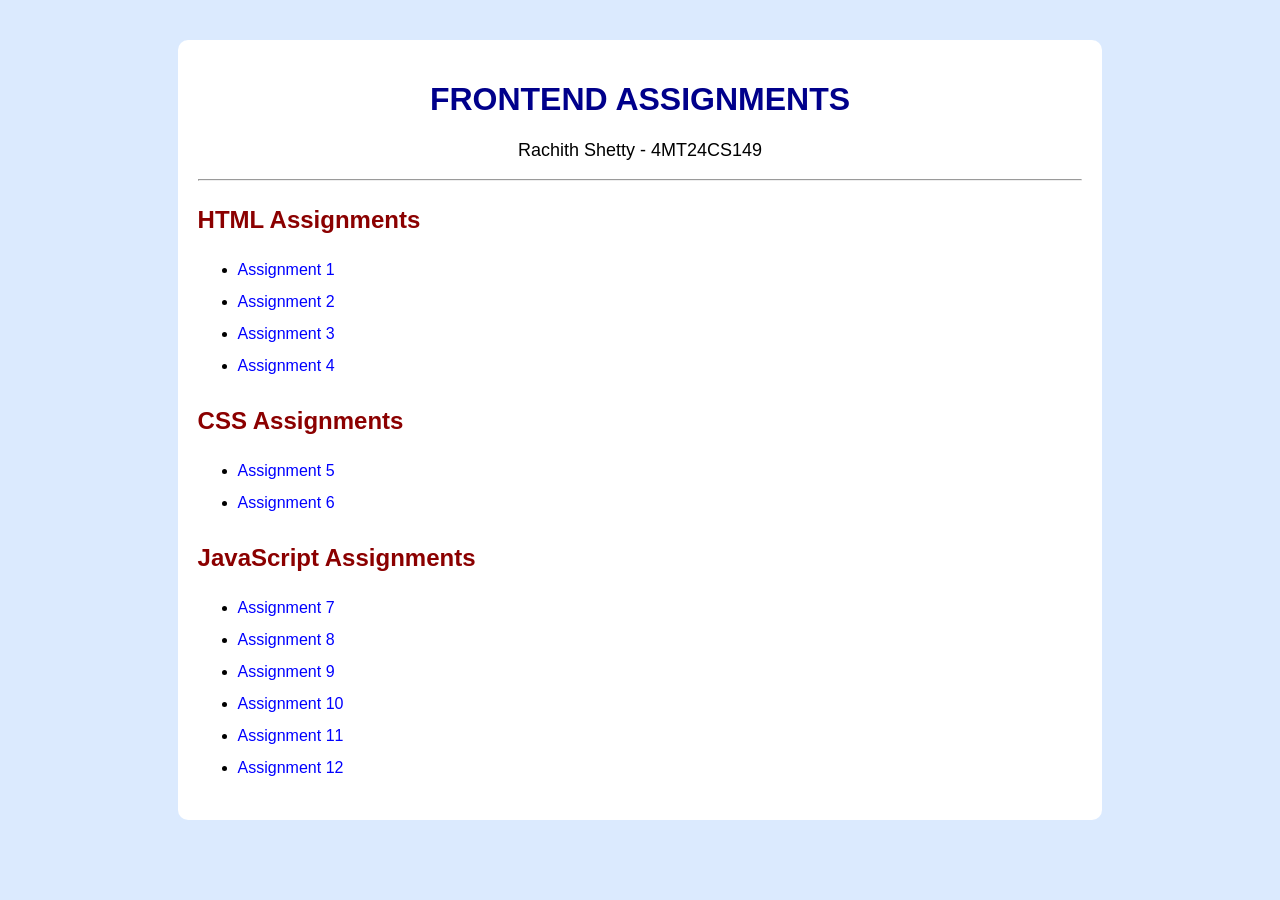
<file: index.html>
<!DOCTYPE html>
<html>
<head>
    <title>WEB-DEV</title>

    <link rel="stylesheet" href="style.css">
</head>

<body>

    <div class="container">

        <h1>FRONTEND ASSIGNMENTS</h1>

        <p class="info">
            Rachith Shetty - 4MT24CS149
        </p>

        <hr>

        <h2>HTML Assignments</h2>

        <ul>
            <li><a href="assignment1/">Assignment 1</a></li>
            <li><a href="assignment2/">Assignment 2</a></li>
            <li><a href="assignment3/">Assignment 3</a></li>
            <li><a href="assignment4/">Assignment 4</a></li>
        </ul>

        <h2>CSS Assignments</h2>

        <ul>
            <li><a href="assignment5/">Assignment 5</a></li>
            <li><a href="assignment6/">Assignment 6</a></li>
        </ul>

        <h2>JavaScript Assignments</h2>

        <ul>
            <li><a href="assignment7/">Assignment 7</a></li>
            <li><a href="assignment8/">Assignment 8</a></li>
            <li><a href="assignment9/">Assignment 9</a></li>
            <li><a href="assignment10/">Assignment 10</a></li>
            <li><a href="assignment11/">Assignment 11</a></li>
            <li><a href="assignment12/">Assignment 12</a></li>
        </ul>

    </div>

</body>
</html>
</file>
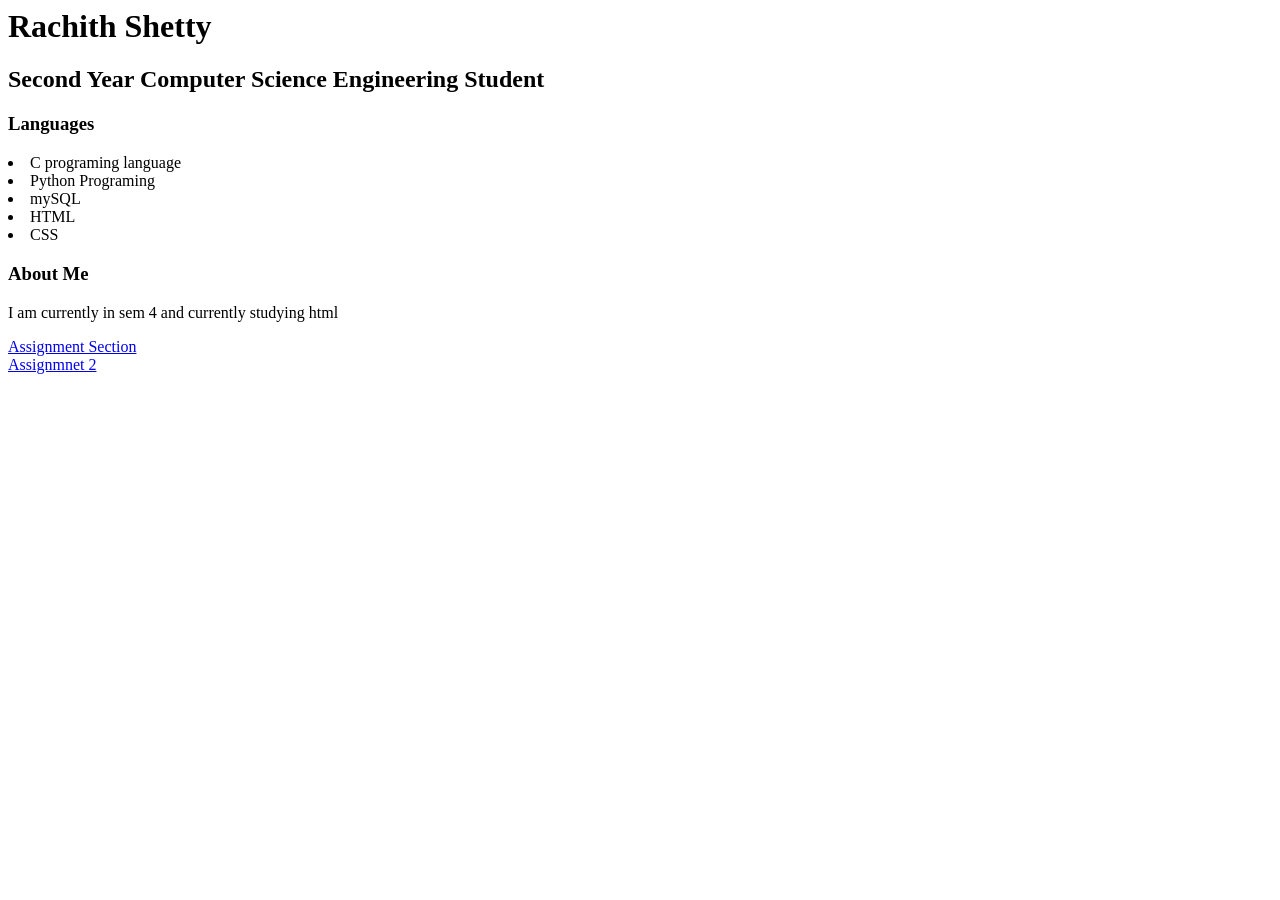
<file: assignment1/index.html>
<html>
  <body>
  <title>MY PORTFOLIO</title>
  <h1>Rachith Shetty</h1>
  <h2>Second Year Computer Science Engineering Student</h2>
  <h3>Languages</h3>
  <li>C programing language</li>
  <li>Python Programing</li>
  <li>mySQL</li>
  <li>HTML</li>
  <li>CSS</li>
  <h3>About Me</h3>
  <p> I am currently in sem 4 and currently studying html</p>
  <a href="https://rachith-shetty.github.io/SEM4-fet/">Assignment Section</a><br>
    <a href="https://rachith-shetty.github.io/SEM4-fet/assignment2/index.html"> Assignmnet 2</a>
  </body>
</html>
</file>
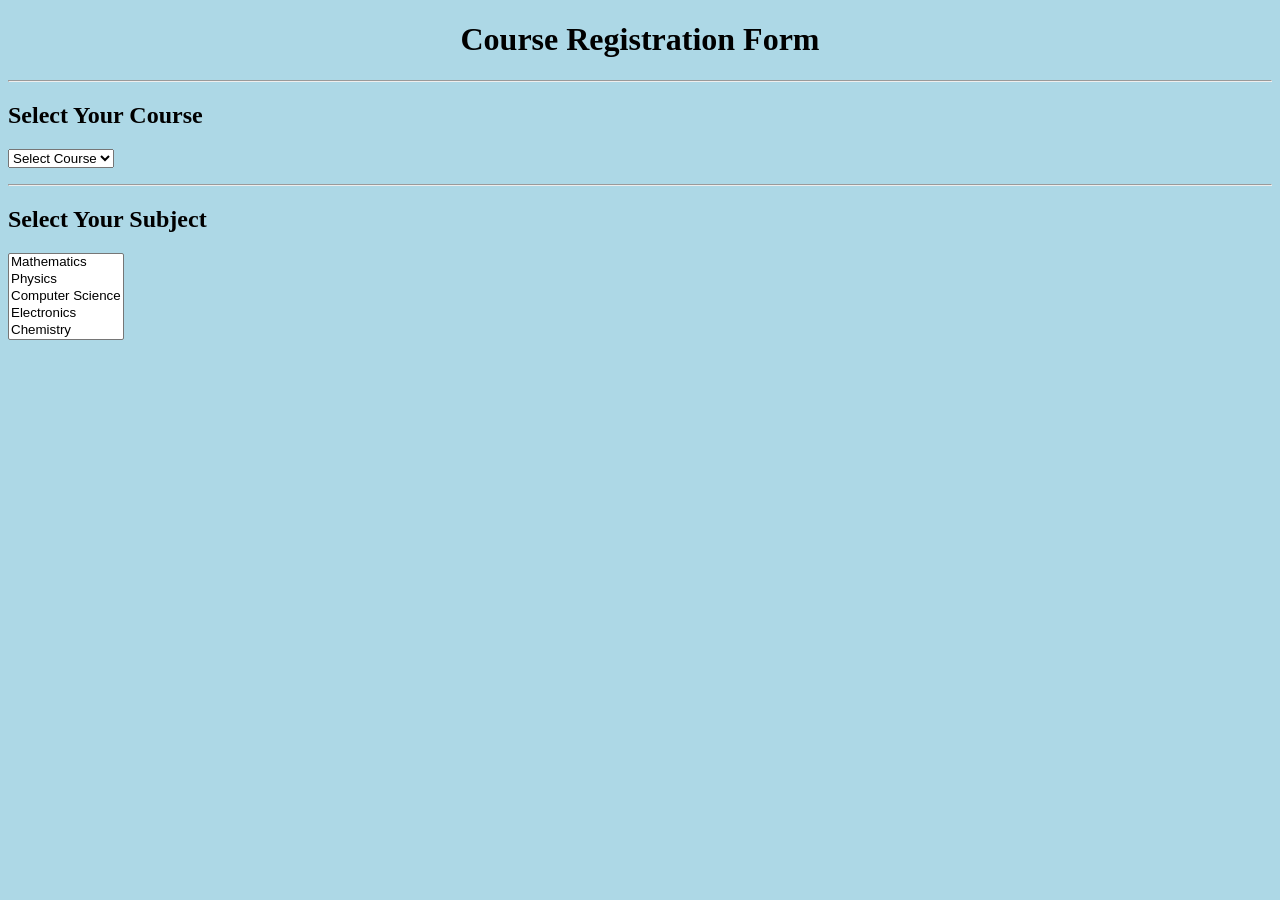
<file: assignment10/index.html>
<!DOCTYPE html>
<html>
<head>
    <title>Course Selection Form</title>

    <script>
        function showCourse() {
            let course = document.getElementById("course").value;

            document.getElementById("courseResult").innerHTML =
                "Selected Course: " + course;
        }

        window.onload = function () {

            document.getElementById("subject").addEventListener("change", function () {

                let subject = this.value;

                document.getElementById("subjectResult").innerHTML =
                    "Selected Subject: " + subject;
            });

        };
    </script>
</head>

<body bgcolor="lightblue">

    <h1 align="center">Course Registration Form</h1>

    <hr>

    <h2>Select Your Course</h2>

    <select id="course" onchange="showCourse()">
        <option>Select Course</option>
        <option>BCA</option>
        <option>BSc</option>
        <option>BCom</option>
        <option>BE</option>
    </select>

    <p id="courseResult"></p>

    <hr>

    <h2>Select Your Subject</h2>

    <select id="subject" size="5">
        <option>Mathematics</option>
        <option>Physics</option>
        <option>Computer Science</option>
        <option>Electronics</option>
        <option>Chemistry</option>
    </select>

    <p id="subjectResult"></p>

</body>
</html>
</file>
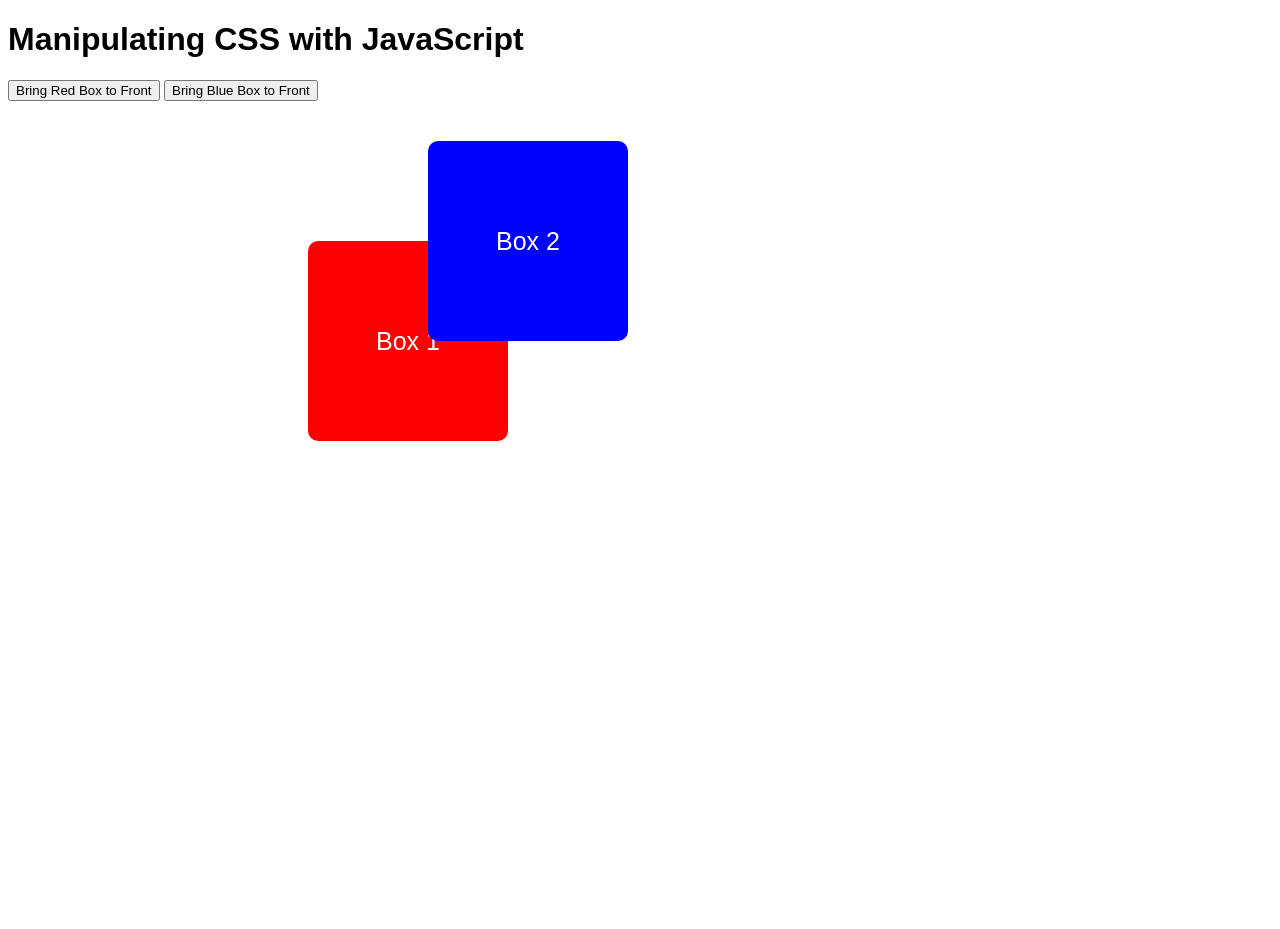
<file: assignment11/index.html>
<!DOCTYPE html>
<html>
<head>
    <title>Z-Index Usage Demo</title>

    <style>
        body {
            position: relative;
            height: 100vh;
            font-family: Arial, sans-serif;
        }

        .box {
            width: 200px;
            height: 200px;
            position: absolute;
            color: white;
            font-size: 25px;
            text-align: center;
            line-height: 200px;
            border-radius: 10px;
        }

        #box1 {
            background-color: red;
            top: 220px;
            left: 300px;
            z-index: 1;
        }

        #box2 {
            background-color: blue;
            top: 120px;
            left: 420px;
            z-index: 2;
        }
    </style>

    <script>

        function bringRedFront() {
            document.getElementById("box1").style.zIndex = "3";
            document.getElementById("box2").style.zIndex = "1";
        }

        function bringBlueFront() {
            document.getElementById("box2").style.zIndex = "3";
            document.getElementById("box1").style.zIndex = "1";
        }

    </script>
</head>

<body>

    <h1>Manipulating CSS with JavaScript</h1>

    <button onclick="bringRedFront()">
        Bring Red Box to Front
    </button>

    <button onclick="bringBlueFront()">
        Bring Blue Box to Front
    </button>

    <div id="box1" class="box">
        Box 1
    </div>

    <div id="box2" class="box">
        Box 2
    </div>

</body>
</html>
</file>
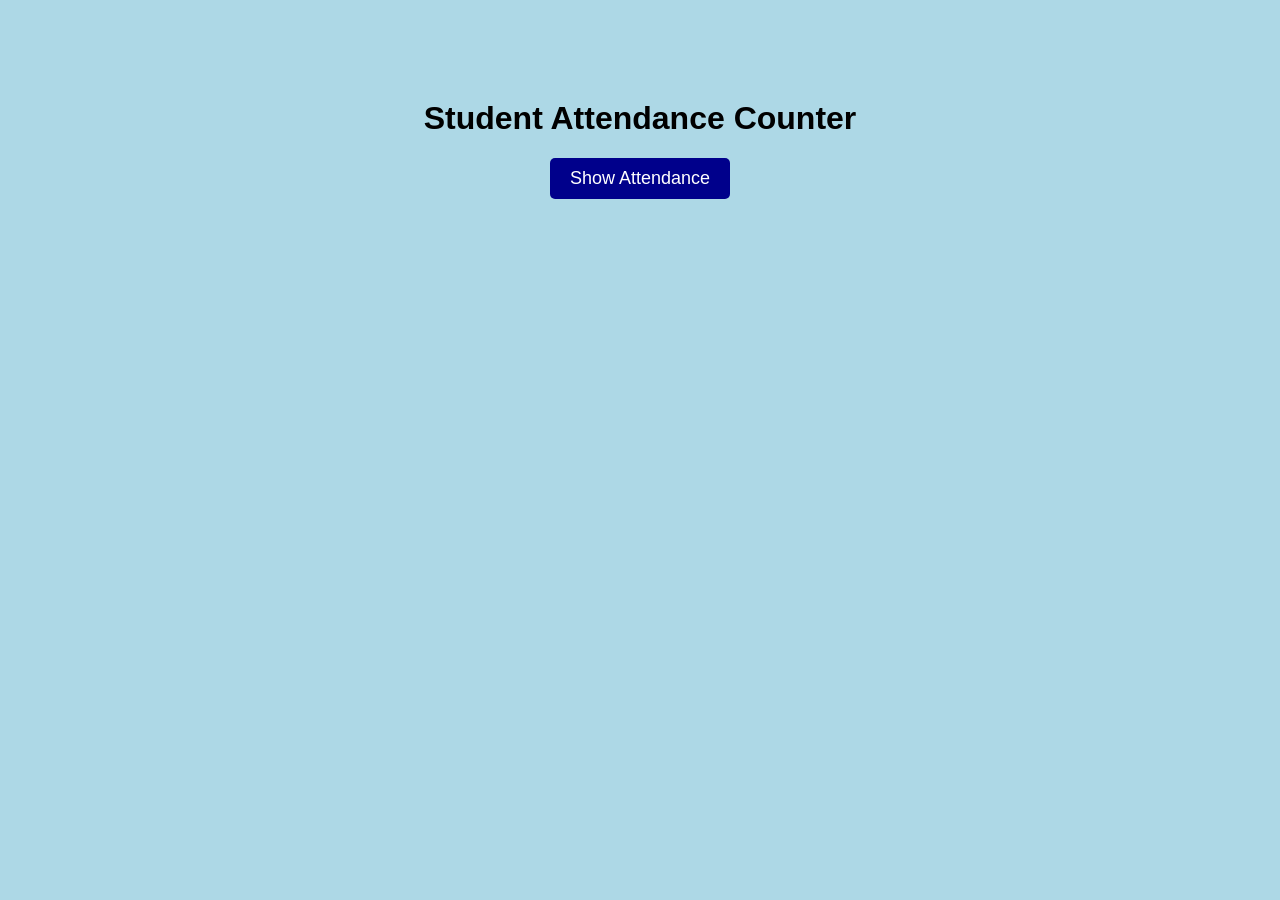
<file: assignment12/index.html>
<!DOCTYPE html>
<html>
<head>
    <title>While Loop and Do While Loop</title>

    <link rel="stylesheet" href="style.css">
</head>

<body>

    <div class="container">

        <h1>Student Attendance Counter</h1>

        <button onclick="countStudents()">
            Show Attendance
        </button>

        <p id="whileResult"></p>

        <p id="doResult"></p>

    </div>

    <script src="script.js"></script>

</body>
</html>
</file>
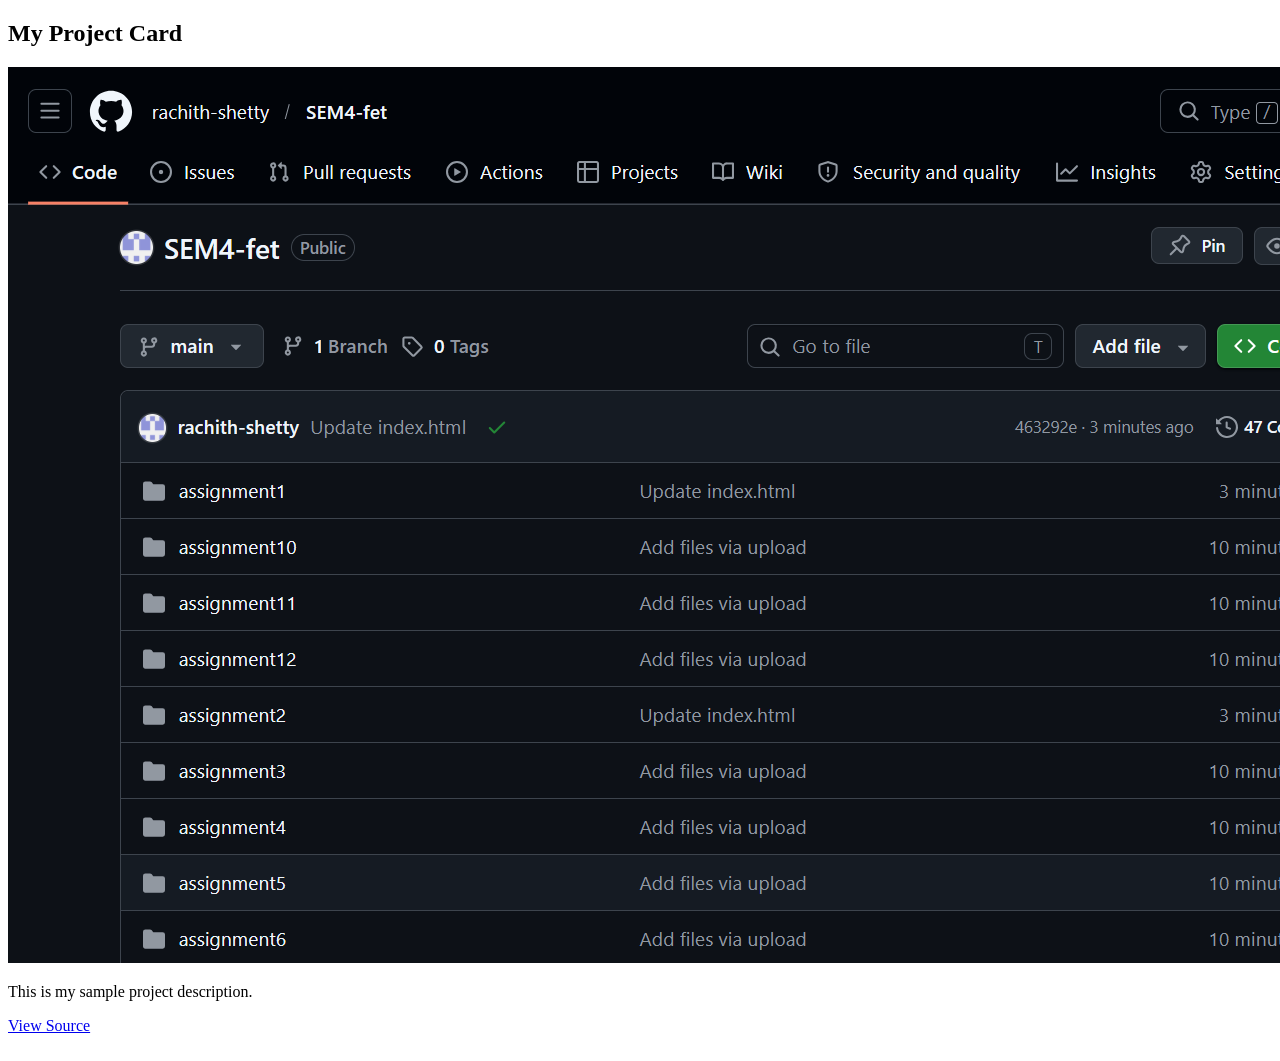
<file: assignment2/index.html>
<!DOCTYPE html>
<html>
<head>
    <title>Project Card</title>
</head>
<body>

    <h2>My Project Card</h2>

    <img src="../assignment2/repo.png" alt="myrepo">

    <p>This is my sample project description.</p>

    <a href="https://github.com/rachith-shetty/SEM4-fet" target="_blank">View Source</a>

    <br><br>



</body>
</html>
</file>
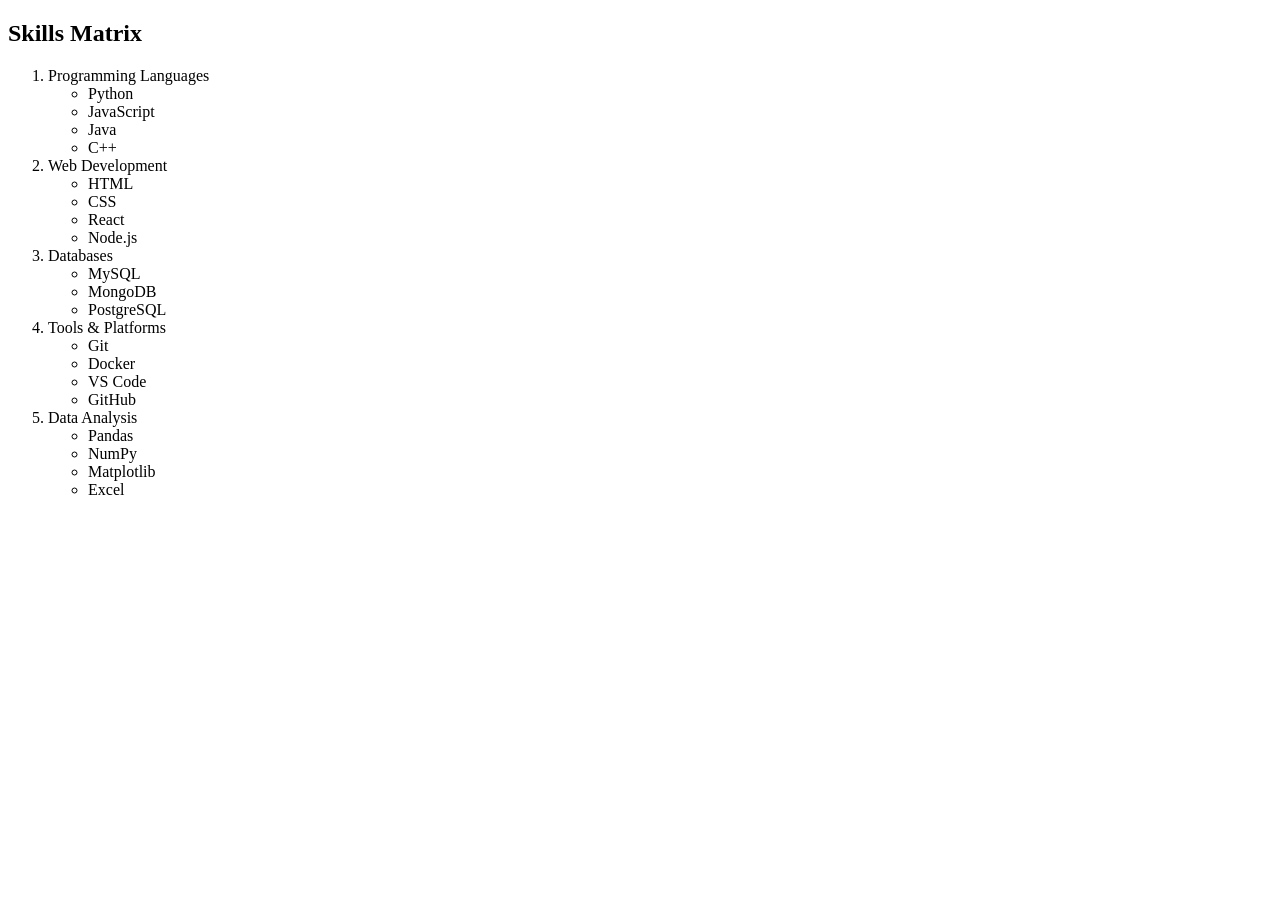
<file: assignment3/index.html>
<!DOCTYPE html>
<html lang="en">
<head>
    <meta charset="UTF-8">
    <meta name="viewport" content="width=device-width, initial-scale=1.0">
    <title>Skills Matrix</title>
</head>
<body>

    <h2>Skills Matrix</h2>

    <ol>
        <li>Programming Languages
            <ul>
                <li>Python</li>
                <li>JavaScript</li>
                <li>Java</li>
                <li>C++</li>
            </ul>
        </li>

        <li>Web Development
            <ul>
                <li>HTML</li>
                <li>CSS</li>
                <li>React</li>
                <li>Node.js</li>
            </ul>
        </li>

        <li>Databases
            <ul>
                <li>MySQL</li>
                <li>MongoDB</li>
                <li>PostgreSQL</li>
            </ul>
        </li>

        <li>Tools & Platforms
            <ul>
                <li>Git</li>
                <li>Docker</li>
                <li>VS Code</li>
                <li>GitHub</li>
            </ul>
        </li>

        <li>Data Analysis
            <ul>
                <li>Pandas</li>
                <li>NumPy</li>
                <li>Matplotlib</li>
                <li>Excel</li>
            </ul>
        </li>
    </ol>

</body>
</html>
</file>
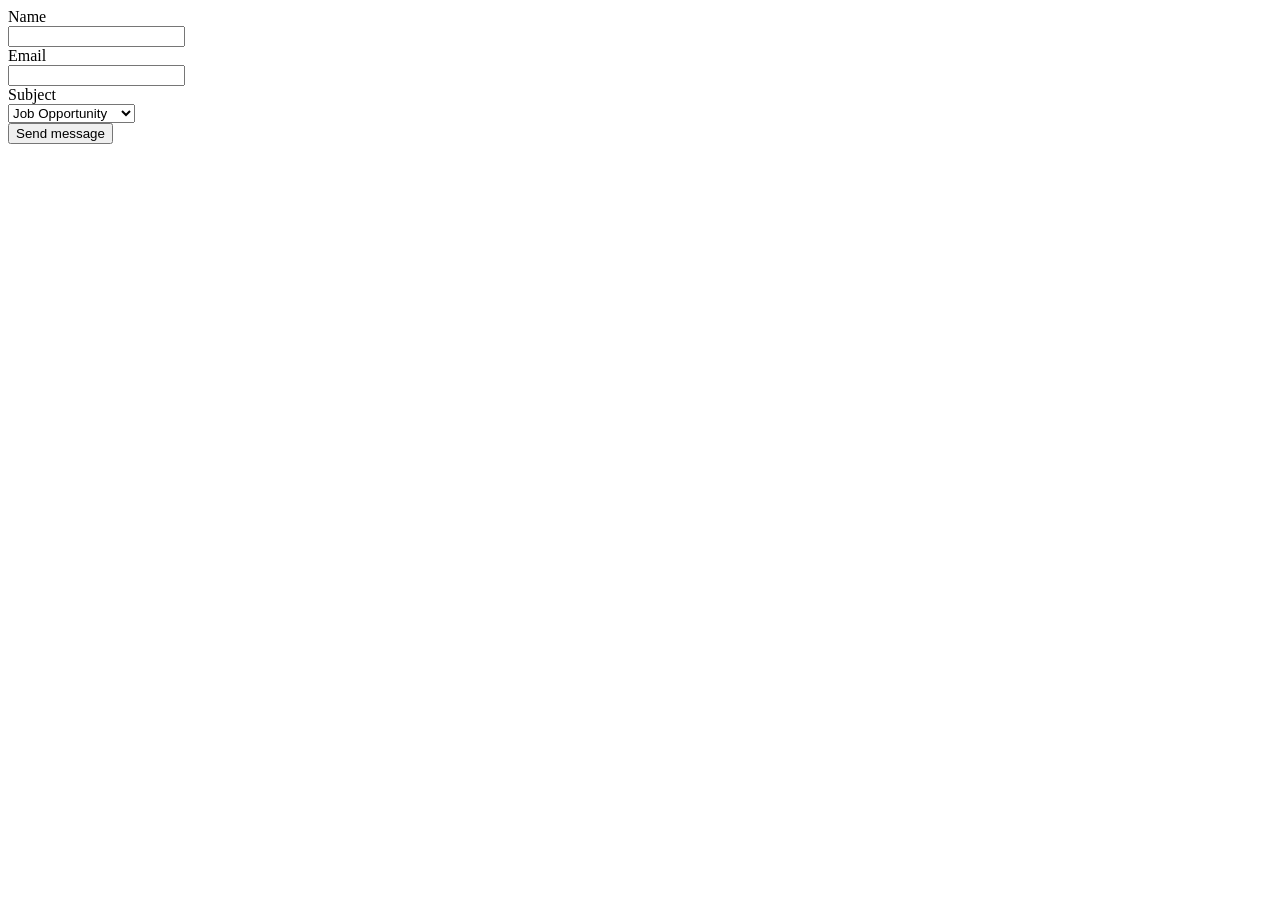
<file: assignment4/index.html>
<html>
  <body>
    <form>
      <label>Name</label><br>
      <input type="text"><br>
      <label>Email</label><br>
      <input type="email"><br>
      <label>Subject</label><br>
      <select>
        <option>Job Opportunity</option>
        <option>Freelance Project</option>
        <option>Collaboration</option>
      </select>
      <br>
      <input type="submit" value="Send message">
    </form>
  </body>
</html>
</file>
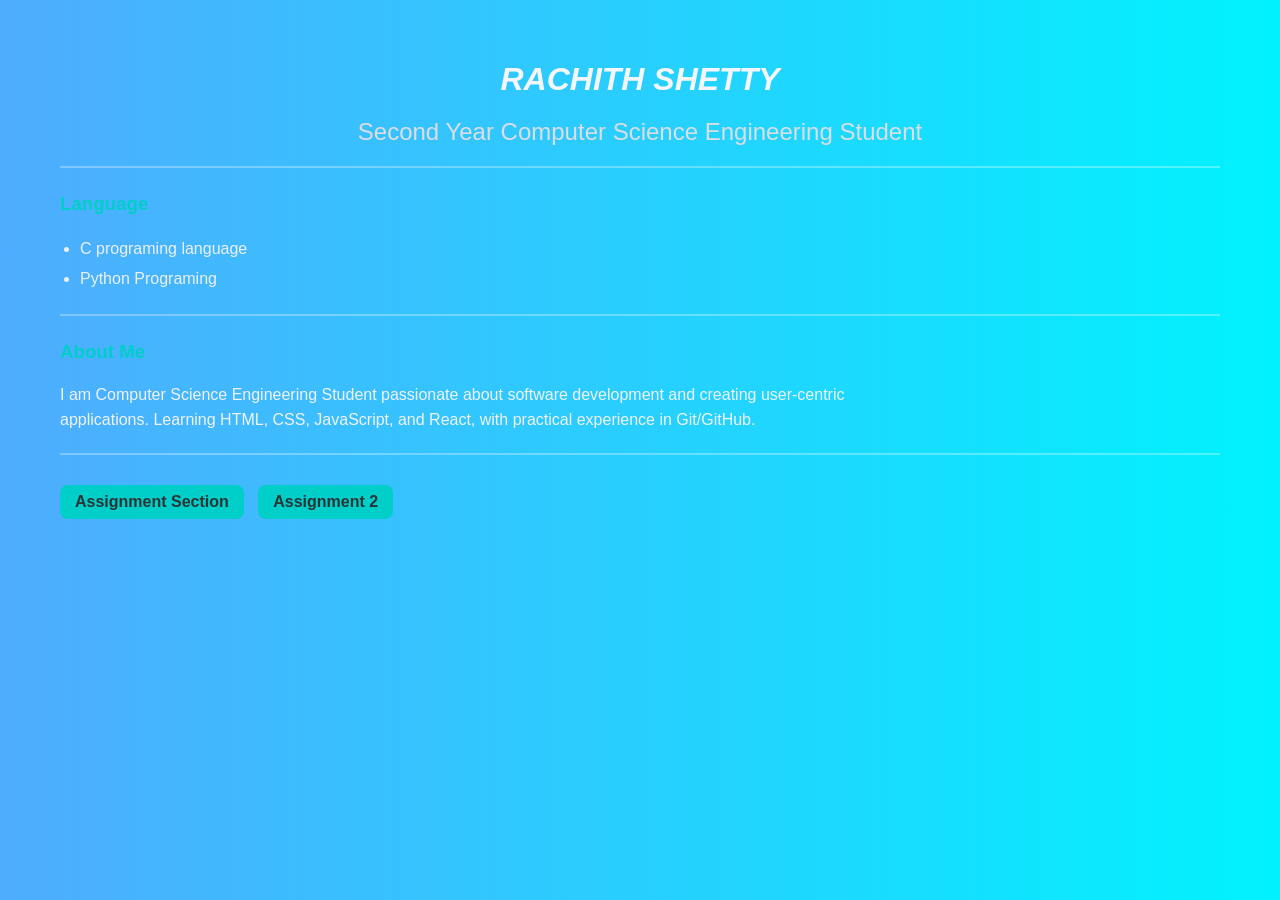
<file: assignment5/index.html>
<!DOCTYPE html>
<html>
<head>
  <title>MY PORTFOLIO</title>

  <style>
    body {
      margin: 0;
      font-family: Arial, sans-serif;
      
    background: linear-gradient(to right, #4facfe, #00f2fe);
      
    }

    .container {
      width: 100%;
      min-height: 100vh;

   
  
    background: linear-gradient(to right, #4facfe, #00f2fe);


      padding: 40px 60px;
      box-sizing: border-box;
    }

    h1 {
      color: #f5f6fa;
      text-align: center;
      font-style: italic;
      margin-bottom: 5px;
    }

    h2 {
      text-align: center;
      color: #dcdde1;
      font-weight: normal;
      margin-bottom: 20px;
    }

    h3 {
      color: #00cec9;
      margin-top: 25px;
    }

    hr {
      border: none;
      border-top: 2px solid rgba(255,255,255,0.3);
      margin: 20px 0;
    }

    ul {
      padding-left: 20px;
    }

    li {
      padding: 6px 0;
      color: #ecf0f1;
    }

    p {
      line-height: 1.6;
      color: #f1f2f6;
      max-width: 800px;
    }

    a {
      display: inline-block;
      margin-top: 10px;
      margin-right: 10px;
      padding: 8px 15px;
      background: #00cec9;
      color: #2d3436;
      border-radius: 8px;
      text-decoration: none;
      font-weight: bold;
      transition: 0.3s;
    }

    a:hover {
      background: #00b894;
      transform: scale(1.05);
    }
  </style>
</head>

<body>

  <div class="container">
    <h1>RACHITH SHETTY</h1>
    <h2>Second Year Computer Science Engineering Student</h2>

    <hr>

    <h3>Language</h3>
    <ul>
      <li>C programing language</li>
      <li>Python Programing</li>
    </ul>

    <hr>

    <h3>About Me</h3>
    <p>
      I am Computer Science Engineering Student passionate about software development
      and creating user-centric applications. Learning HTML, CSS, JavaScript, and React,
      with practical experience in Git/GitHub.
    </p>

    <hr>

    <a href="https://rachith-shetty.github.io/SEM4-fet/">Assignment Section</a>
    <a href="https://rachith-shetty.github.io/sem4-fet/assignment2/index.html">Assignment 2</a>
  </div>

</body>
</html>
</file>
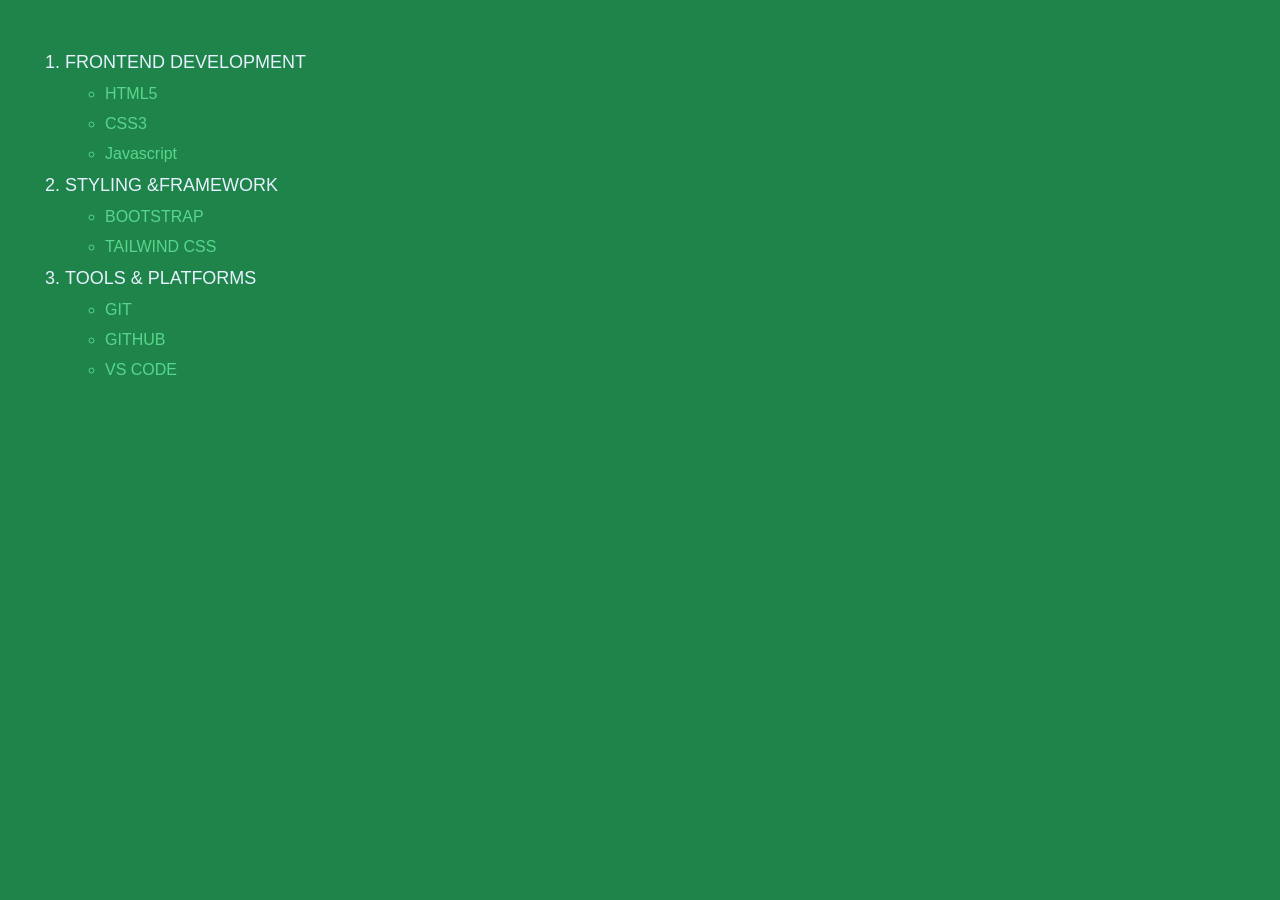
<file: assignment6/index.html>
<html>
  <head>
    <link rel="stylesheet" href="style.css">
  </head>
  <body>
    <ol>
      <li> FRONTEND  DEVELOPMENT</li>
      <ul>
        <li>HTML5</li>
        <li>CSS3</li>
        <li>Javascript</li>
      </ul>
      <li>STYLING &FRAMEWORK</li>
      <ul>
        <li>BOOTSTRAP</li>
        <li>TAILWIND CSS</li>
      </ul>
      <li> TOOLS & PLATFORMS</li>
      <ul>
        <li>GIT</li>
        <li>GITHUB</li>
      <li>VS CODE</li>
      </ul>
    </ol>
  </body>
</html>
</file>
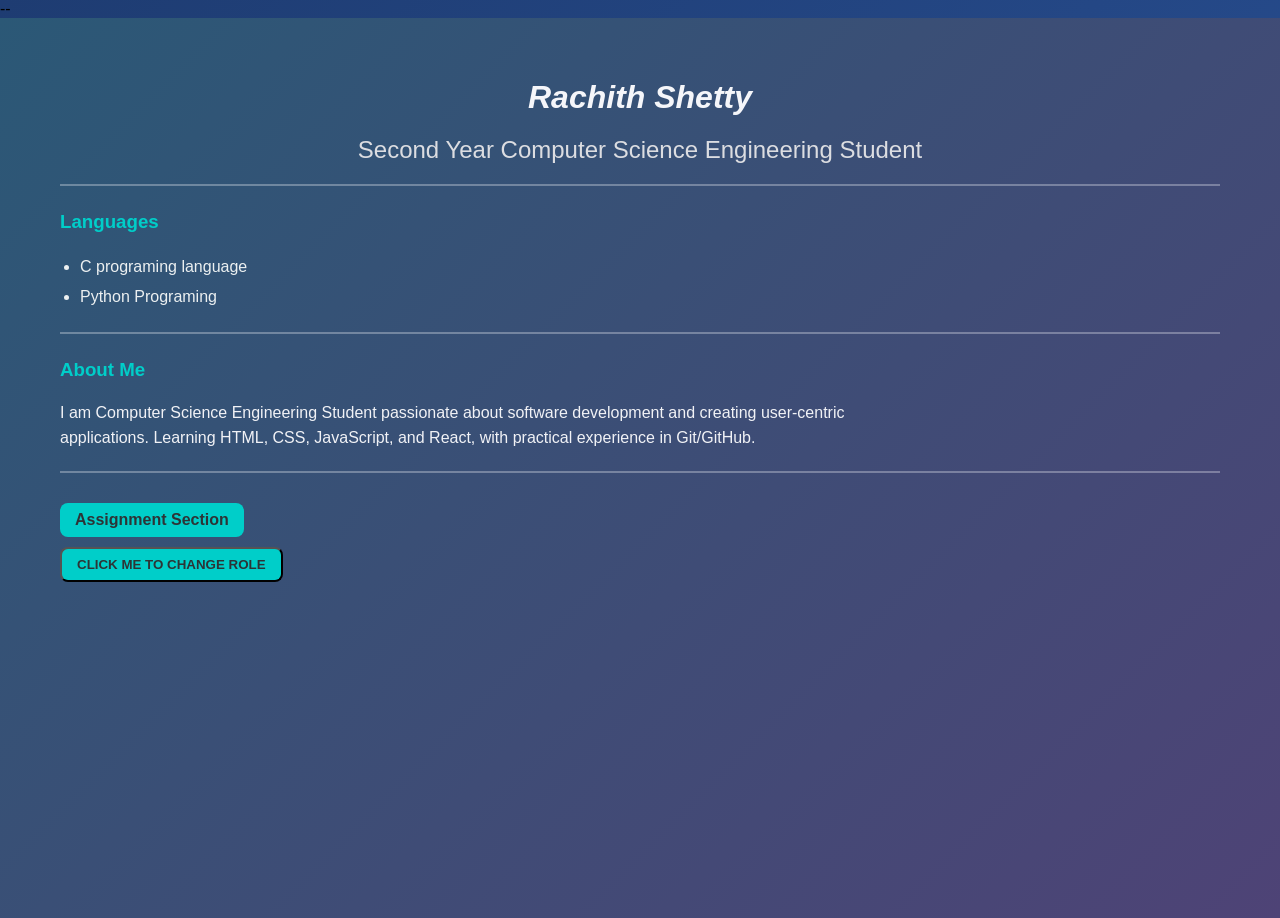
<file: assignment7/index.html>
--<!DOCTYPE html>
<html>
<head>
  <title>MY PORTFOLIO</title>

  <style>
    body {
      margin: 0;
      font-family: Arial, sans-serif;

      
      background: linear-gradient(135deg, #1e3c72, #2a5298);
    }

    .container {
      width: 100%;
      min-height: 100vh;

    
      background: linear-gradient(135deg, #2b5876, #4e4376);

      padding: 40px 60px;
      box-sizing: border-box;
    }

    h1 {
      color: #f5f6fa;
      text-align: center;
      font-style: italic;
      margin-bottom: 5px;
    }

    h2 {
      text-align: center;
      color: #dcdde1;
      font-weight: normal;
      margin-bottom: 20px;
    }

    h3 {
      color: #00cec9;
      margin-top: 25px;
    }

    hr {
      border: none;
      border-top: 2px solid rgba(255,255,255,0.3);
      margin: 20px 0;
    }

    ul {
      padding-left: 20px;
    }

    li {
      padding: 6px 0;
      color: #ecf0f1;
    }

    p {
      line-height: 1.6;
      color: #f1f2f6;
      max-width: 800px;
    }

    a {
      display: inline-block;
      margin-top: 10px;
      margin-right: 10px;
      padding: 8px 15px;
      background: #00cec9;
      color: #2d3436;
      border-radius: 8px;
      text-decoration: none;
      font-weight: bold;
      transition: 0.3s;
    }
    button{
      margin-top: 10px;
      margin-right: 10px;
      padding: 8px 15px;
      background: #00cec9;
      color: #2d3436;
      border-radius: 8px;
     text-decoration: none;
      font-weight: bold;
      transition: 0.3s;
      
    }

    a:hover {
      background: #00b894;
      transform: scale(1.05);
    }
  </style>
</head>

<body>

  <div class="container">
    <h1  >Rachith Shetty </h1>
    <h2 id="demo">Second Year Computer Science Engineering Student</h2>

    <hr>

    <h3>Languages</h3>
    <ul>
      <li>C programing language</li>
      <li>Python Programing</li>
    </ul>

    <hr>

    <h3>About Me</h3>
    <p>
      I am Computer Science Engineering Student passionate about software development 
      and creating user-centric applications. Learning HTML, CSS, JavaScript, and React, 
      with practical experience in Git/GitHub.
    </p>

    <hr>

    <a href="https://rachith-shetty.github.io/SEM4-fet/">Assignment Section</a>
 
    <br>
    <button onclick="ChangeName()">CLICK ME TO CHANGE ROLE</buttton>
  </div>

</body>
  <script>
  function ChangeName(){
    debugger;
  let name=prompt("enter the role")
  document.getElementById("demo").innerHTML=name;
  alert("Role Updated Successfully");
   }
  </script>
</html>
</file>
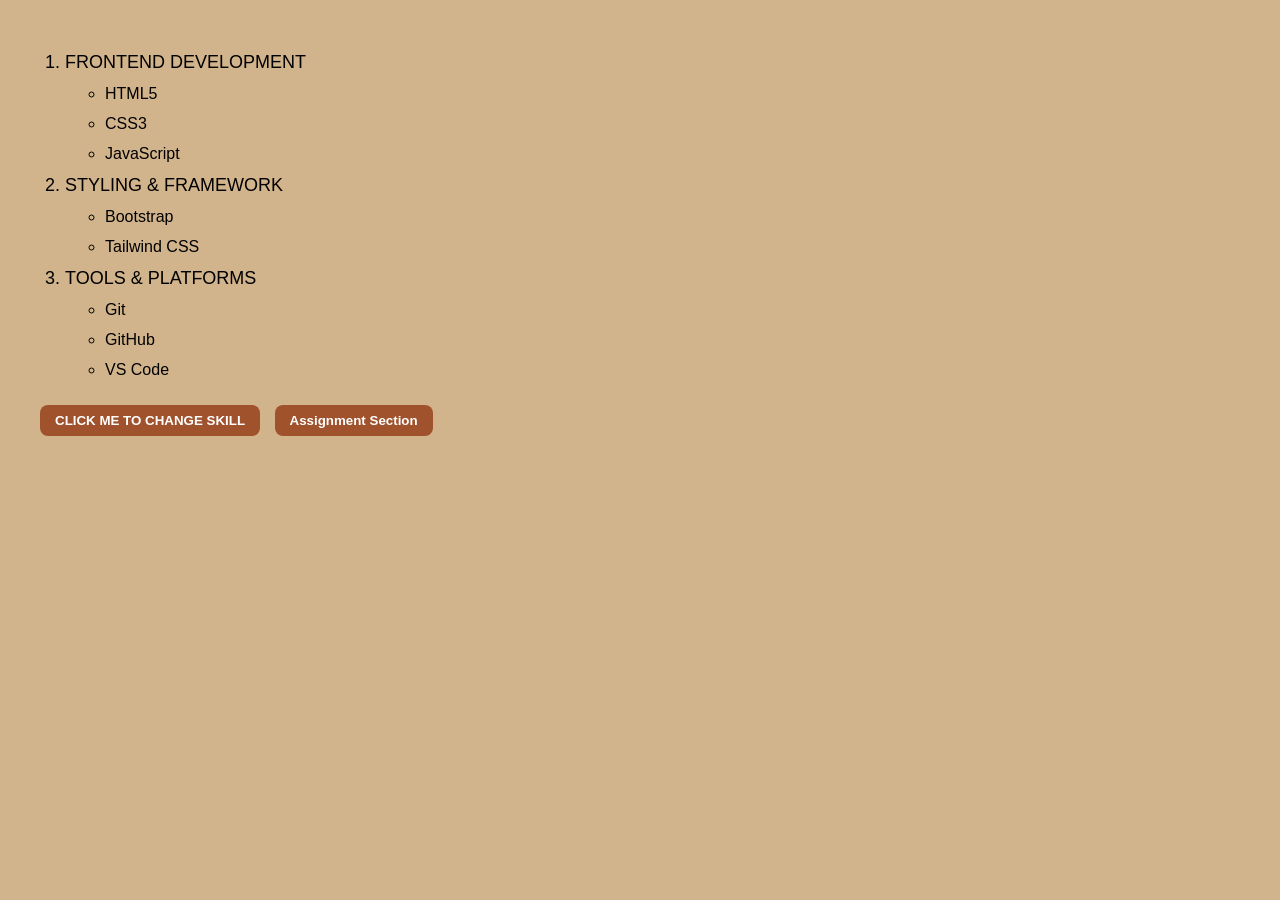
<file: assignment8/index.html>
<html>
<head>
  <link rel="stylesheet" href="style.css">
</head>

<body>

<ol>
  <li>FRONTEND DEVELOPMENT
    <ul>
      <li id="f1">HTML5</li>
      <li id="f2">CSS3</li>
      <li id="f3">JavaScript</li>
    </ul>
  </li>

  <li>STYLING & FRAMEWORK
    <ul>
      <li id="s1">Bootstrap</li>
      <li id="s2">Tailwind CSS</li>
    </ul>
  </li>

  <li>TOOLS & PLATFORMS
    <ul>
      <li id="t1">Git</li>
      <li id="t2">GitHub</li>
      <li id="t3">VS Code</li>
    </ul>
  </li>
</ol>

<button onclick="changeSkill()">CLICK ME TO CHANGE SKILL</button>
<script>
function changeSkill(){

  let c = prompt("Select Category:\n1-Frontend\n2-Styling\n3-Tools");
  let id = "";

  if(c == 1){
    let i = prompt("Select Skill Number (1-3)");
    if(i == 1) id = "f1";
    else if(i == 2) id = "f2";
    else if(i == 3) id = "f3";
    else {
      alert("Invalid skill");
      return;
    }
  }
  else if(c == 2){
    let i = prompt("Select Skill Number (1-2)");
    if(i == 1) id = "s1";
    else if(i == 2) id = "s2";
    else {
      alert("Invalid skill");
      return;
    }
  }
  else if(c == 3){
    let i = prompt("Select Skill Number (1-3)");
    if(i == 1) id = "t1";
    else if(i == 2) id = "t2";
    else if(i == 3) id = "t3";
    else {
      alert("Invalid skill");
      return;
    }
  }
  else{
    alert("Invalid category");
    return;
  }

  let newSkill = prompt("Enter new skill");
  document.getElementById(id).innerHTML = newSkill;
  alert("Updated!");

}
</script>
  <a href="https://rachith-shetty.github.io/SEM4-fet/" target="_blank">
  <button>Assignment Section</button>
</a>
    
  
</body>
</html>
</file>
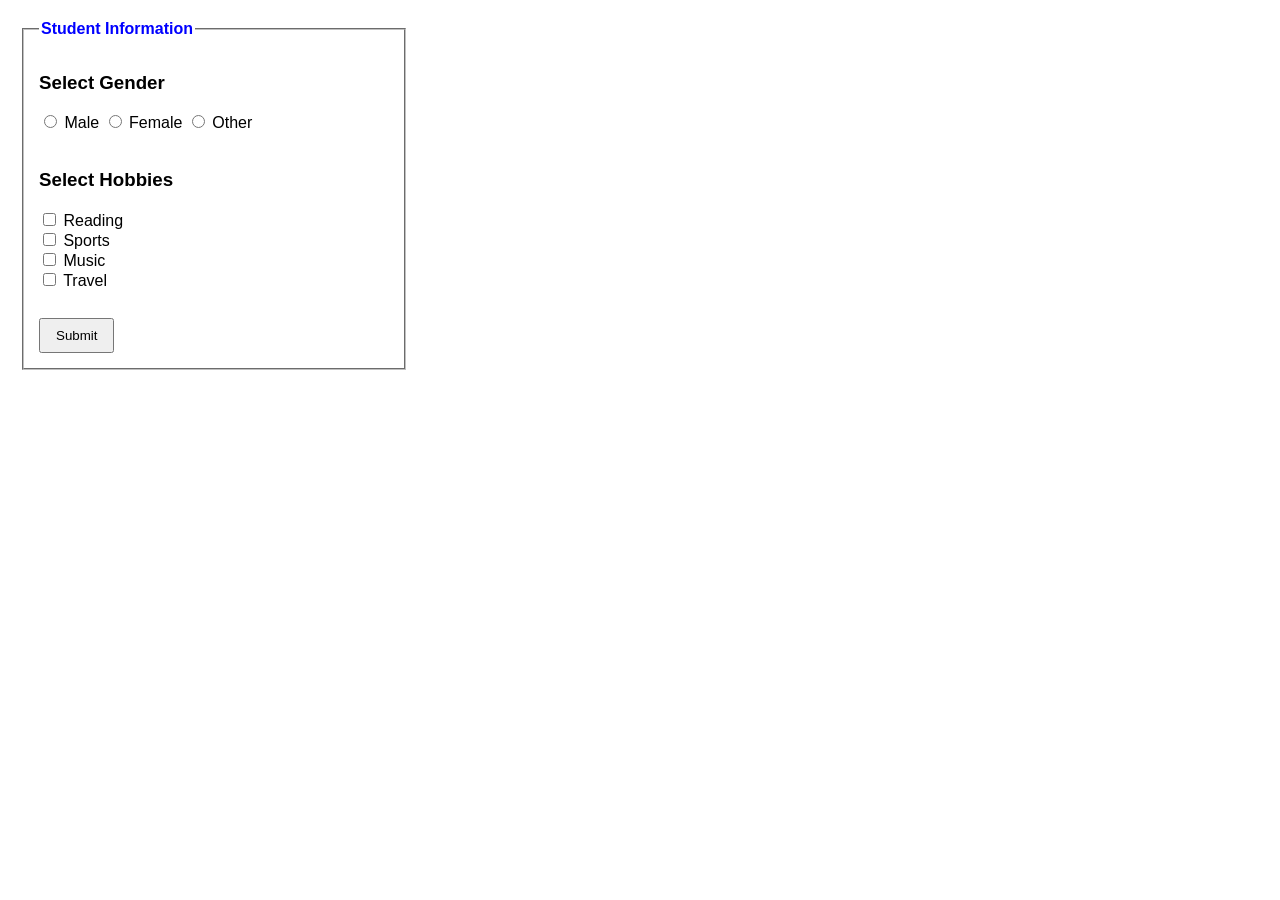
<file: assignment9/index.html>
<!DOCTYPE html>
<html>
<head>
    <title>Radio Buttons and Checkboxes 
    </title>

    <style>
        body {
            font-family: Arial;
            margin: 20px;
        }

        fieldset {
            width: 350px;
            padding: 15px;
        }

        legend {
            font-weight: bold;
            color: blue;
        }

        button {
            margin-top: 10px;
            padding: 8px 15px;
        }
    </style>
</head>

<body>

    <form>

      
        <fieldset>

            <legend>Student Information</legend>

            <!-- RADIO BUTTONS -->
            <h3>Select Gender</h3>

            <input type="radio" name="gender" value="Male">
            Male

            <input type="radio" name="gender" value="Female">
            Female

            <input type="radio" name="gender" value="Other">
            Other

            <br><br>

         
            <h3>Select Hobbies</h3>

            <input type="checkbox" name="hobby" value="Reading">
            Reading

            <br>

            <input type="checkbox" name="hobby" value="Sports">
            Sports

            <br>

            <input type="checkbox" name="hobby" value="Music">
            Music

            <br>

            <input type="checkbox" name="hobby" value="Travel">
            Travel

            <br><br>

            <button type="button" onclick="showResult()">
                Submit
            </button>

        </fieldset>

    </form>

    <h2 id="output"></h2>

    <script>

        function showResult() {

       
            let genderButtons =
                document.getElementsByName("gender");

            let selectedGender = "";

        
            for (let i = 0; i < genderButtons.length; i++) {

                if (genderButtons[i].checked) {

                    selectedGender =
                        genderButtons[i].value;
                }
            }

         
            let hobbies =
                document.getElementsByName("hobby");

            let selectedHobbies = [];

           
            for (let i = 0; i < hobbies.length; i++) {

                if (hobbies[i].checked) {

                    selectedHobbies.push(
                        hobbies[i].value
                    );
                }
            }

      
            document.getElementById("output").innerHTML =

                "Selected Gender: " +
                selectedGender +

                "<br><br>" +

                "Selected Hobbies: " +
                selectedHobbies.join(", ");
        }

    </script>

</body>
</html>
</file>
<file: style.css>
/* style.css */

body {
    background-color: #dbeafe;
    font-family: Arial, sans-serif;
}

.container {
    width: 70%;
    margin: auto;
    background-color: white;
    padding: 20px;
    margin-top: 40px;
    border-radius: 10px;
}

h1 {
    text-align: center;
    color: darkblue;
}

.info {
    text-align: center;
    font-size: 18px;
}

h2 {
    color: darkred;
    margin-top: 25px;
}

ul {
    line-height: 2;
}

a {
    text-decoration: none;
    color: blue;
}

a:hover {
    color: red;
}
</file>
<file: assignment12/style.css>
body {
    font-family: Arial;
    background-color: lightblue;
    text-align: center;
}

.container {
    margin-top: 100px;
}

button {
    padding: 10px 20px;
    font-size: 18px;
    background-color: darkblue;
    color: white;
    border: none;
    border-radius: 5px;
    cursor: pointer;
}

p {
    margin-top: 20px;
    font-size: 22px;
}
</file>
<file: assignment6/style.css>
body {
  font-family: Arial, sans-serif;
  background-color: #1e8449;
  margin: 0;
  padding: 40px;
}

ol {
  padding-left: 25px;
}

li {
  margin: 12px 0;
  color: #e6f0ff;
  font-size: 18px;
}

ul {
  margin-top: 5px;
  margin-bottom: 10px;
}

ul li {
  color: #58d68d;
  font-size: 16px;
}

li:hover {
  color: #ffd166;
  cursor: pointer;
}

button {
  margin-top: 10px;
  margin-right: 10px;
  padding: 8px 15px;


  background: #58d68d;  
  color: white;

  border: none;
  border-radius: 8px;
  text-decoration: none;
  font-weight: bold;
  transition: 0.3s;
}

button:hover {
  background: #1e8449;   
}
</file>
<file: assignment8/style.css>
body {
  font-family: Arial, sans-serif;
  background-color: #d2b48c; 
  margin: 0;
  padding: 40px;
}

ol {
  padding-left: 25px;
}

li {
  margin: 12px 0;
  color: black; 
  font-size: 18px;
}

ul {
  margin-top: 5px;
  margin-bottom: 10px;
}

ul li {
  color: black;
  font-size: 16px;
}

li:hover {
  color: #8b4513;
  cursor: pointer;
}

button {
  margin-top: 10px;
  margin-right: 10px;
  padding: 8px 15px;

  background: #a0522d;  
  color: white;

  border: none;
  border-radius: 8px;
  text-decoration: none;
  font-weight: bold;
  transition: 0.3s;
}

button:hover {
  background: #8b4513; /* Darker brown */
}
</file>
